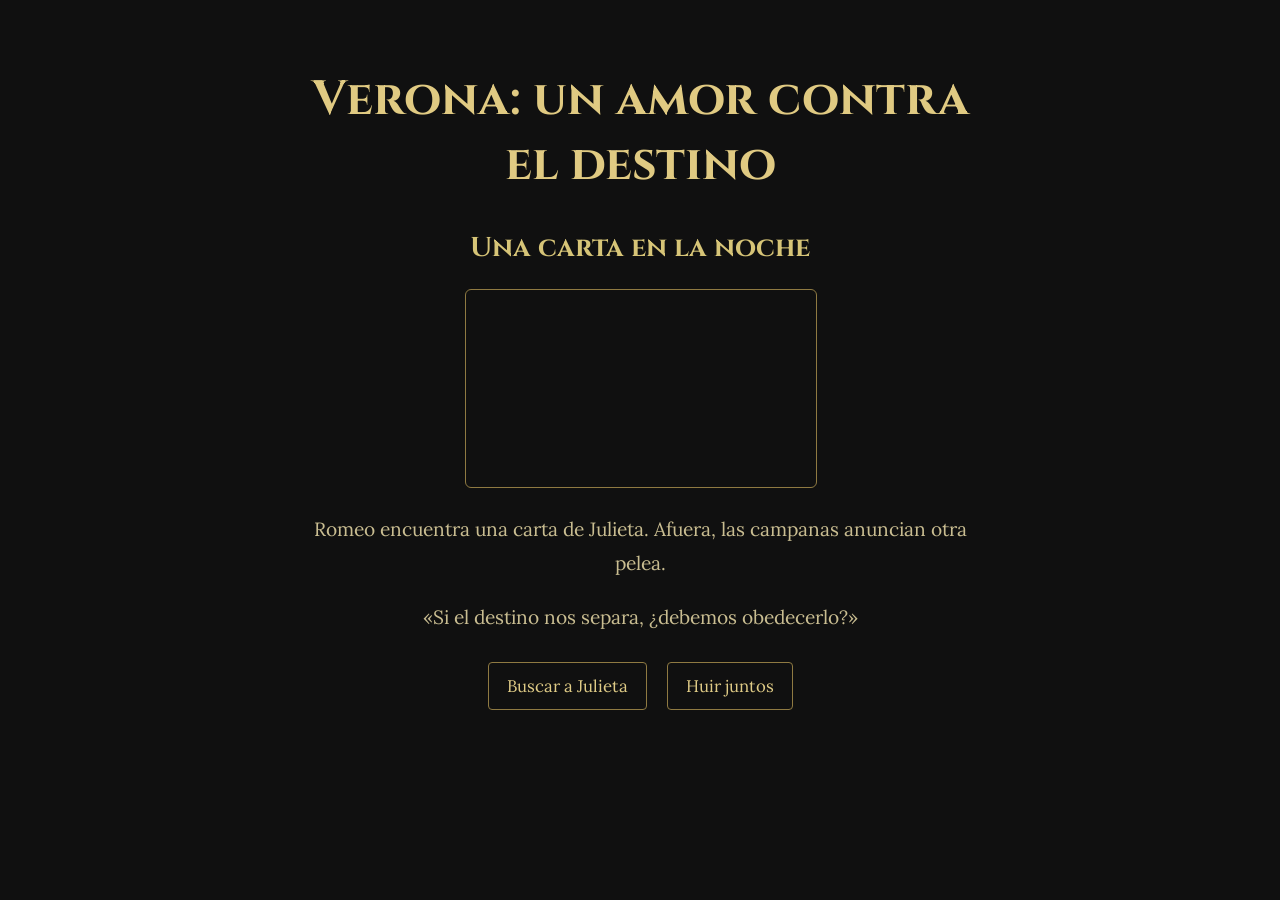
<file: index.html>
<!DOCTYPE html>
<html lang="es">
<head>
  <meta charset="UTF-8">
  <meta name="viewport" content="width=device-width, initial-scale=1.0">
  <title>Verona: un amor contra el destino</title>
  <link rel="stylesheet" href="styles.css">
</head>
<body>
  <main>
    <h1>Verona: un amor contra el destino</h1>
    <h2>Una carta en la noche</h2>
    
<div class="reproductor">
  <iframe
    src="https://www.youtube.com/embed/ZbbzLkFKpCM"
    title="Música de ambientación"
    allow="encrypted-media; picture-in-picture"
    allowfullscreen>
  </iframe>
</div>

    <p>Romeo encuentra una carta de Julieta.
       Afuera, las campanas anuncian otra pelea.</p>
    <p>«Si el destino nos separa, ¿debemos obedecerlo?»</p>

    <a href="jardin.html">Buscar a Julieta</a>
    <a href="huida.html">Huir juntos</a>
  </main>
</body>
</html>
</file>
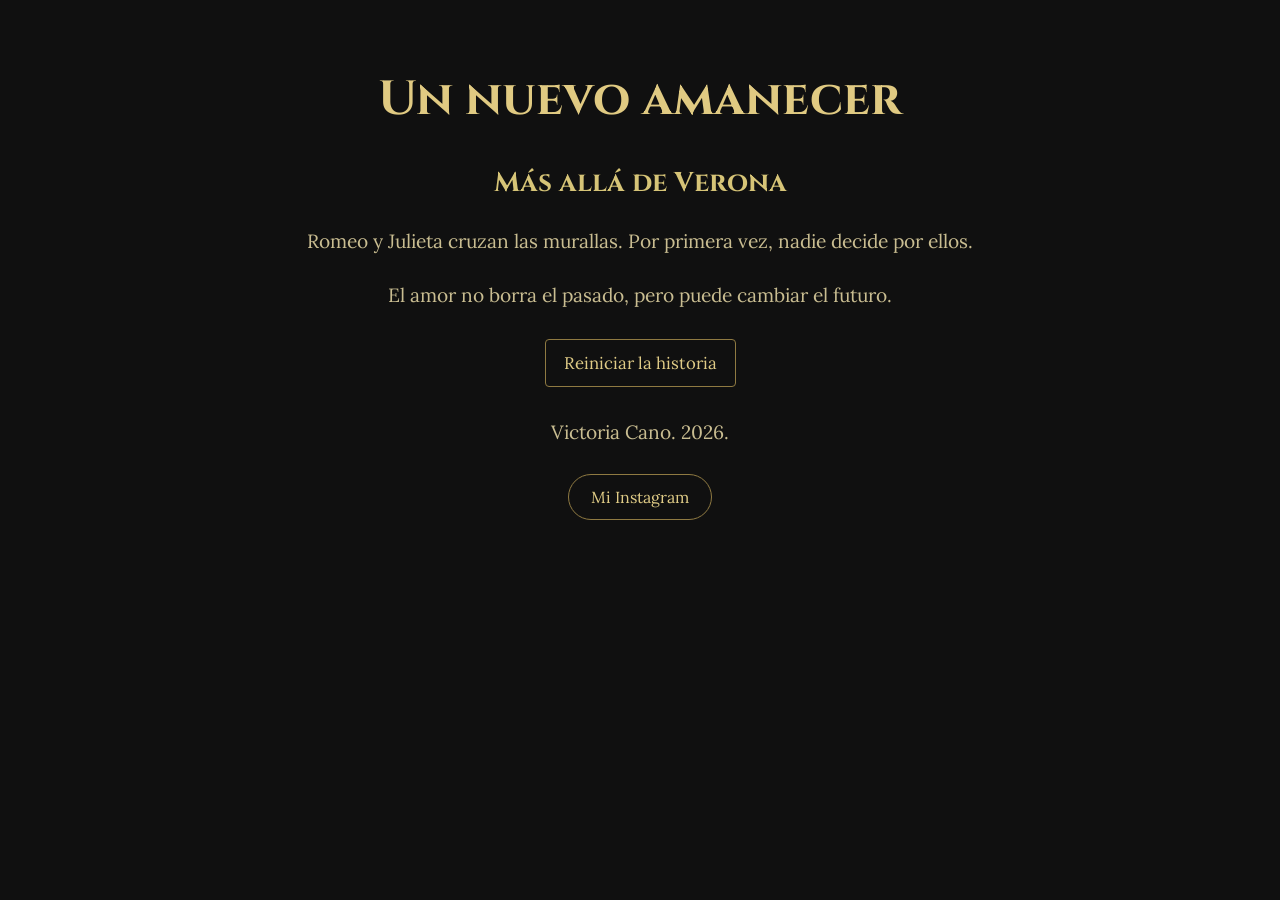
<file: esperanza.html>
<!DOCTYPE html>
<html lang="es">
<head>
  <meta charset="UTF-8">
  <meta name="viewport" content="width=device-width, initial-scale=1.0">
  <title>Un nuevo amanecer</title>
  <link rel="stylesheet" href="styles.css">
</head>
<body>
  <main>
    <h1>Un nuevo amanecer</h1>
    <h2>Más allá de Verona</h2>
    <p>Romeo y Julieta cruzan las murallas.
       Por primera vez, nadie decide por ellos.</p>
    <p>El amor no borra el pasado, pero puede cambiar el futuro.</p>

    <a href="index.html">Reiniciar la historia</a>

    <p>Victoria Cano. 2026.</p>


<div class="instagram-dropdown">
  <details>
    <summary>Mi Instagram</summary>

    <div class="instagram-contenido">
      <p>Mi Instagram</p>
      <a href="https://www.instagram.com/vicxno"
         target="_blank"
         rel="noopener noreferrer">
        @vicxno ↗
      </a>
    </div>
  </details>
</div>


  </main>
</body>
</html>
</file>
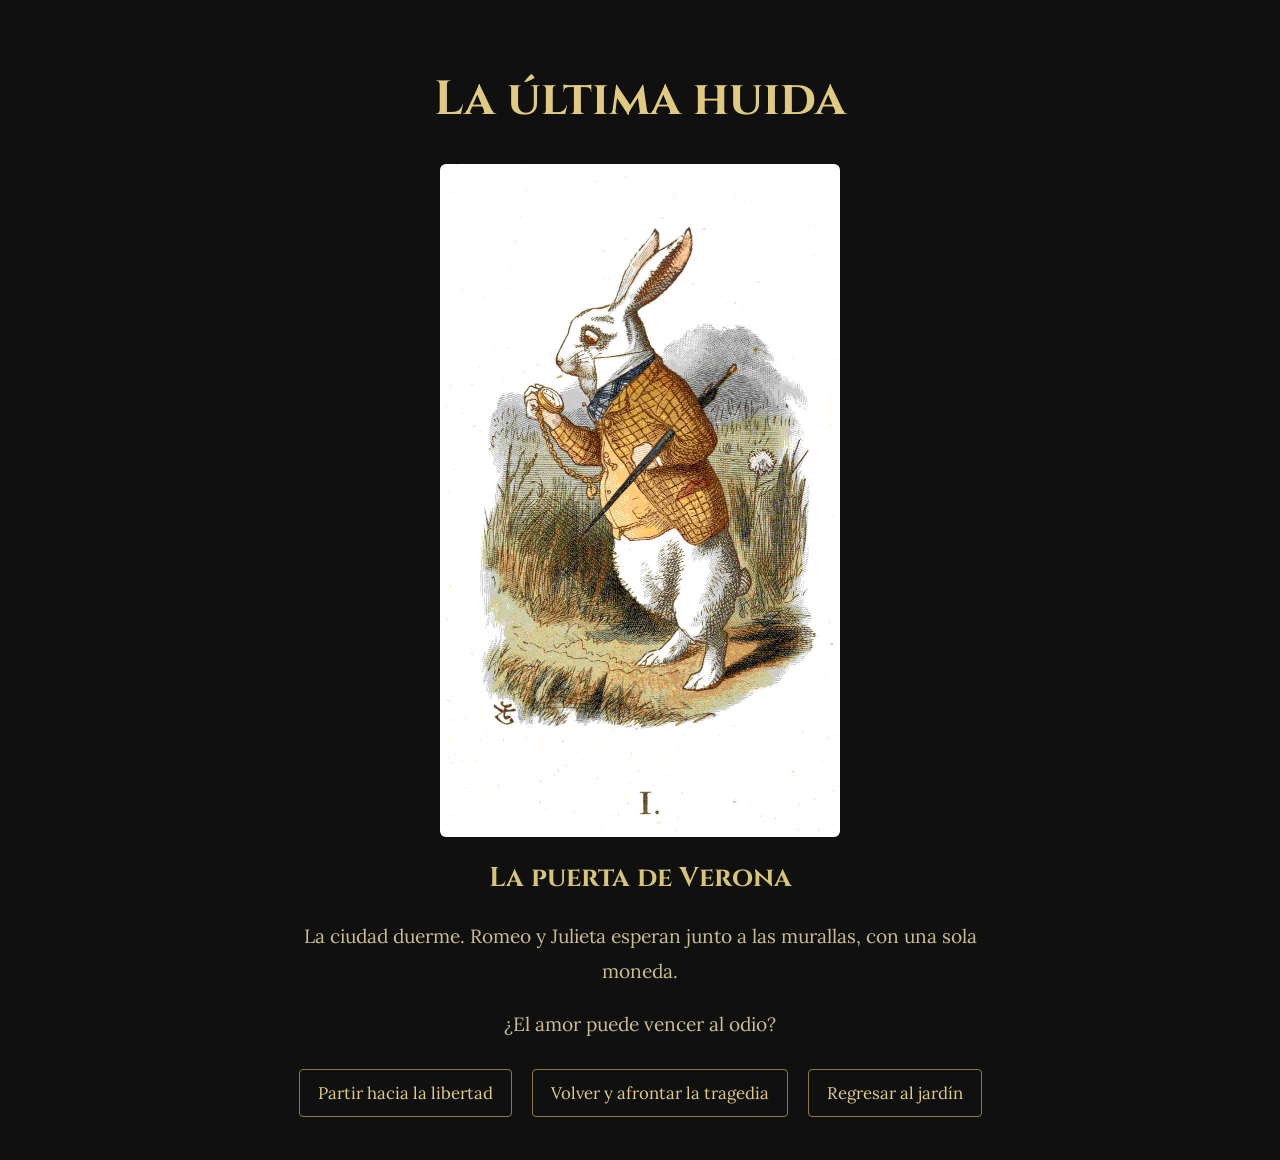
<file: huida.html>
<!DOCTYPE html>
<html lang="es">
<head>
  <meta charset="UTF-8">
  <meta name="viewport" content="width=device-width, initial-scale=1.0">
  <title>La última huida</title>
  <link rel="stylesheet" href="styles.css">
</head>
<body>
  <main>
    <h1>La última huida</h1>
    
<img src="optimizada.jpg" alt="imagen optimizada del drive">

    <h2>La puerta de Verona</h2>
    <p>La ciudad duerme. Romeo y Julieta esperan
       junto a las murallas, con una sola moneda.</p>
    <p>¿El amor puede vencer al odio?</p>

    <a href="esperanza.html">Partir hacia la libertad</a>
    <a href="final.html">Volver y afrontar la tragedia</a>
    <a href="jardin.html">Regresar al jardín</a>
  </main>
</body>
</html>
</file>
<file: styles.css>
@import url('https://fonts.googleapis.com/css2?family=Cinzel:wght@400;600&family=Lora:wght@400;500&display=swap');

body {
  background-color: #101010;
  color: #d6c477;
  margin: 0;
  padding: 35px 20px;
  text-align: center;
}

main {
  max-width: 700px;
  margin: auto;
}

h1 {
  font-family: 'Cinzel', serif;
  font-size: clamp(1.8rem, 5vw, 3rem);
  color: #e0ca82;
}

h2 {
  font-family: 'Cinzel', serif;
  font-size: clamp(1.2rem, 3vw, 1.7rem);
}

p {
  font-family: 'Lora', serif;
  font-size: clamp(1rem, 2.5vw, 1.2rem);
  line-height: 1.8;
  color: #c9bd91;
}


img {
  width: 180%;
   max-width: 350px;
  height: auto;
  display: block;
  margin: 20px auto;
  border-radius: 6px;
}


a {
  display: inline-block;
  margin: 8px;
  padding: 12px 18px;
  border: 1px solid #8f7a42;
  border-radius: 4px;
  color: #dfcb86;
  text-decoration: none;
  font-family: 'Lora', serif;
  font-size: clamp(0.9rem, 2vw, 1.05rem);
}

a:hover {
  background-color: #302b1e;
  color: #fff0b0;
}

footer {
  margin-top: 35px;
  font-size: 0.85rem;
}


img {
  width: 200%;
  max-width: 400px;
  height: auto;
  display: block;
  margin: 15px auto;
}

.reproductor {
  width: 100%;
  max-width: 350px;
  margin: 20px auto;
}

.reproductor iframe {
  width: 100%;
  aspect-ratio: 16 / 9;
  height: auto;
  border: 1px solid #8f7a42;
  border-radius: 6px;
}


.instagram-dropdown {
  text-align: center;
  margin: 25px auto;
  font-family: 'Lora', serif;
}

.instagram-dropdown summary {
  display: inline-block;
  cursor: pointer;
  list-style: none;
  padding: 12px 22px;
  color: #dfcb86;
  background: #101010;
  border: 1px solid #8f7a42;
  border-radius: 25px;
  transition: 0.4s;
}

.instagram-dropdown summary::-webkit-details-marker {
  display: none;
}

.instagram-dropdown summary:hover {
  background: #302b1e;
  transform: scale(1.05);
}

.instagram-contenido {
  max-width: 230px;
  margin: 12px auto;
  padding: 15px;
  border: 1px solid #665832;
  border-radius: 10px;
  background: #191919;
  animation: aparecer 0.45s ease;
}

.instagram-contenido p {
  font-size: 14px;
  color: #c9bd91;
}

.instagram-contenido a {
  display: inline-block;
  color: #dfcb86;
  text-decoration: none;
  transition: 0.3s;
}

.instagram-contenido a:hover {
  color: #fff0b0;
  transform: translateY(-2px);
}

@keyframes aparecer {
  from {
    opacity: 0;
    transform: translateY(-12px);
  }
  to {
    opacity: 1;
    transform: translateY(0);
  }
}
</file>
